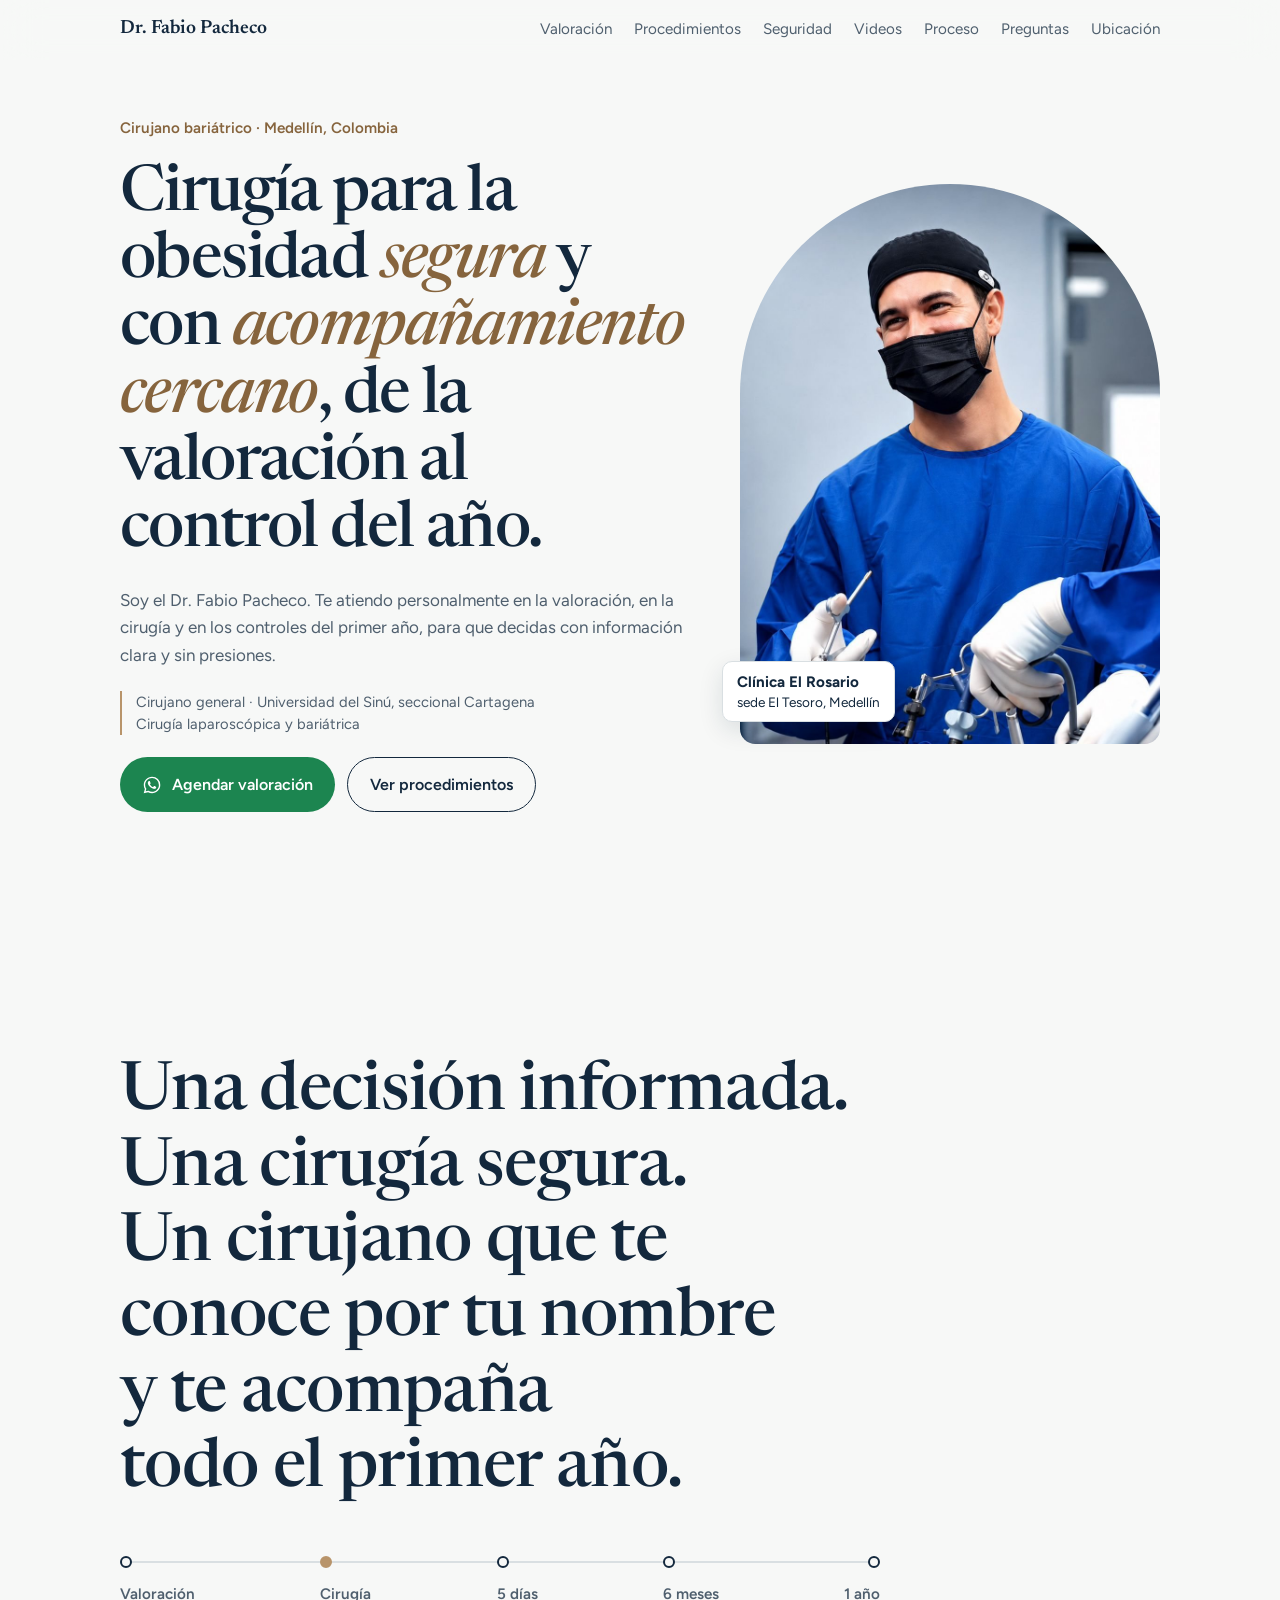
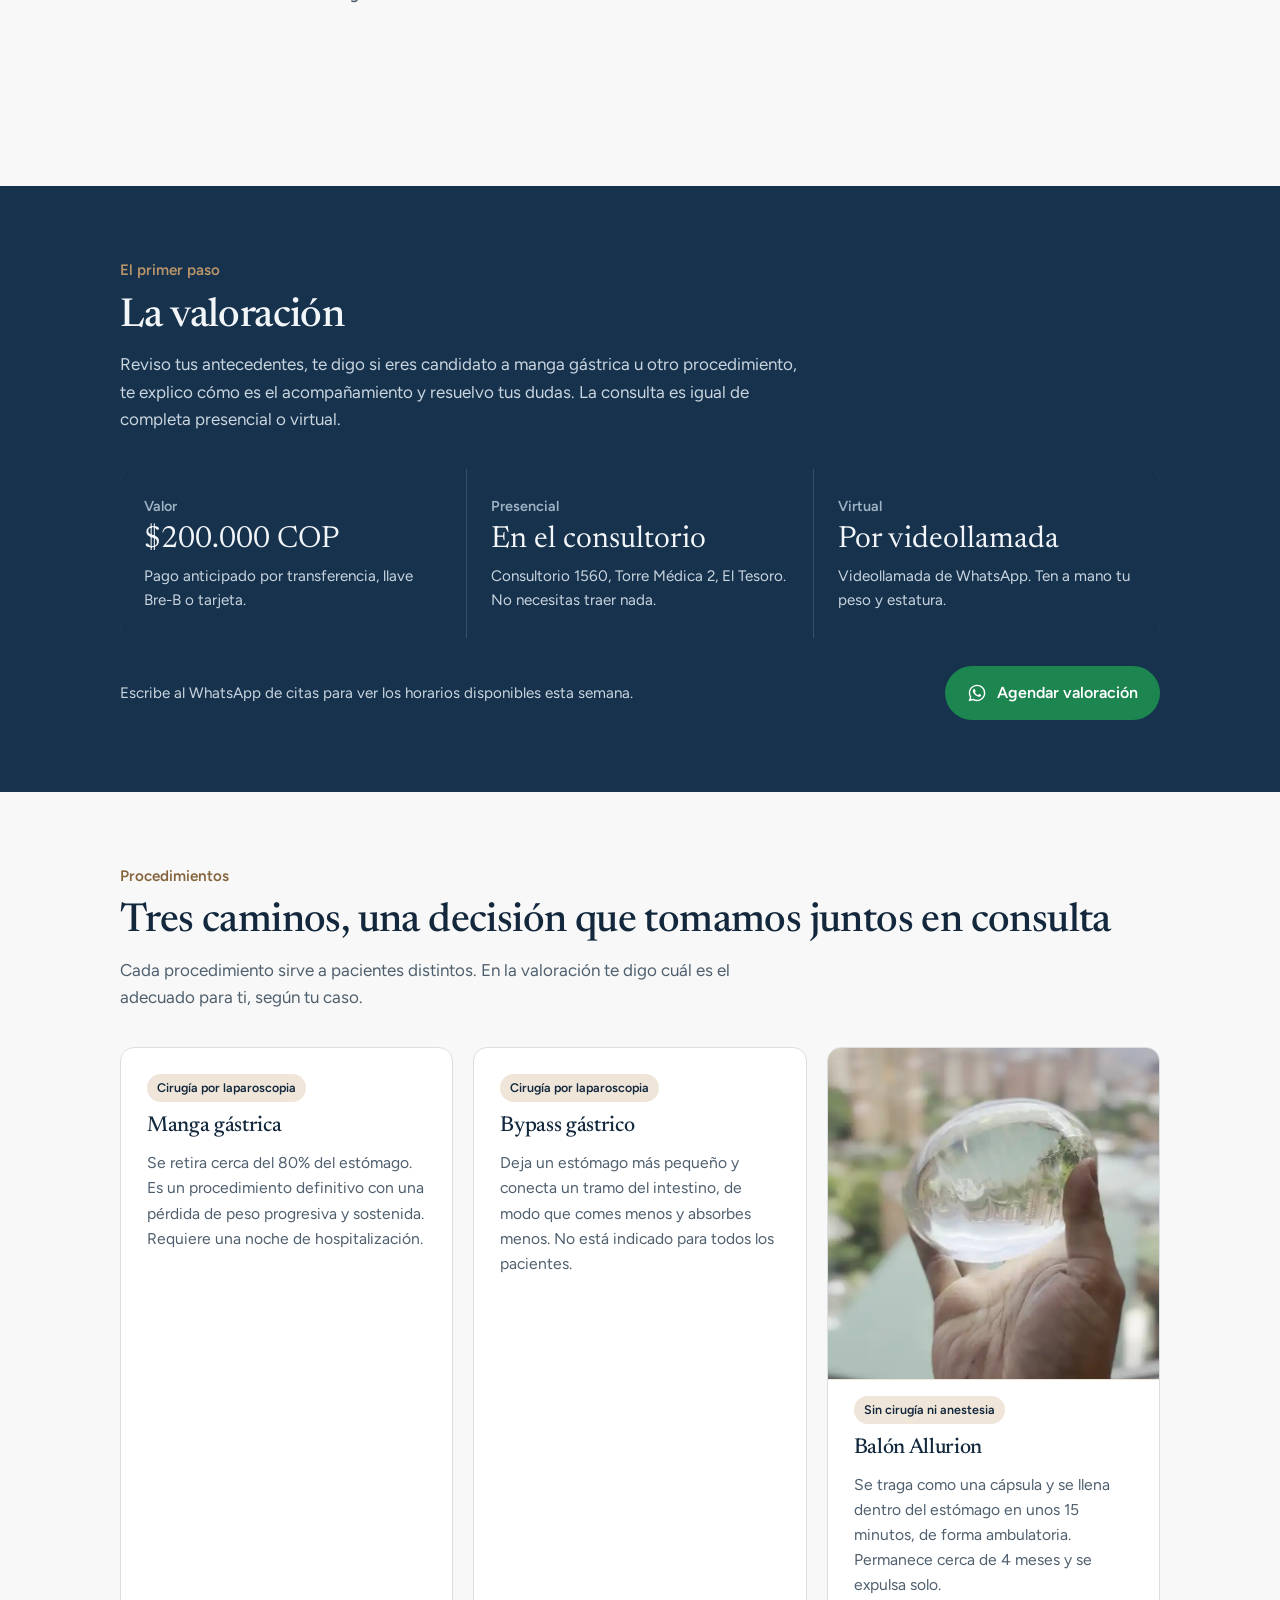
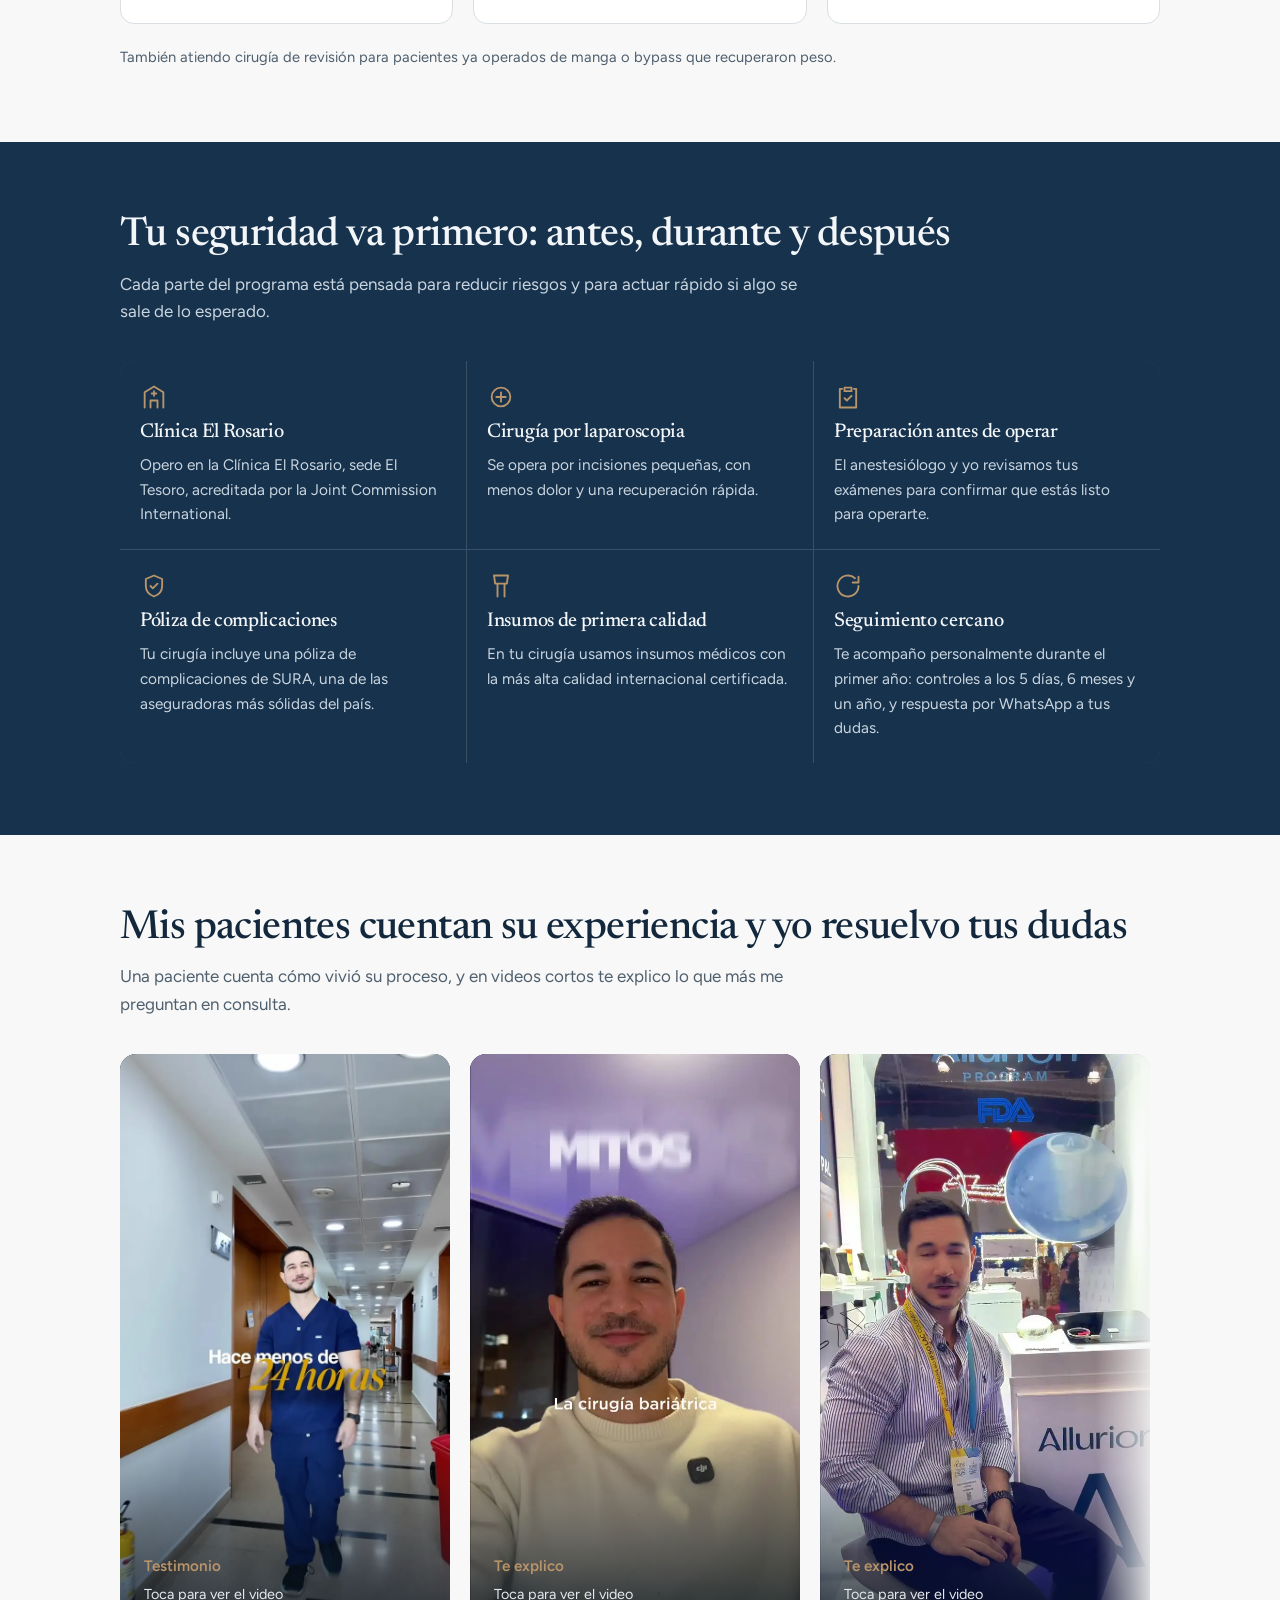
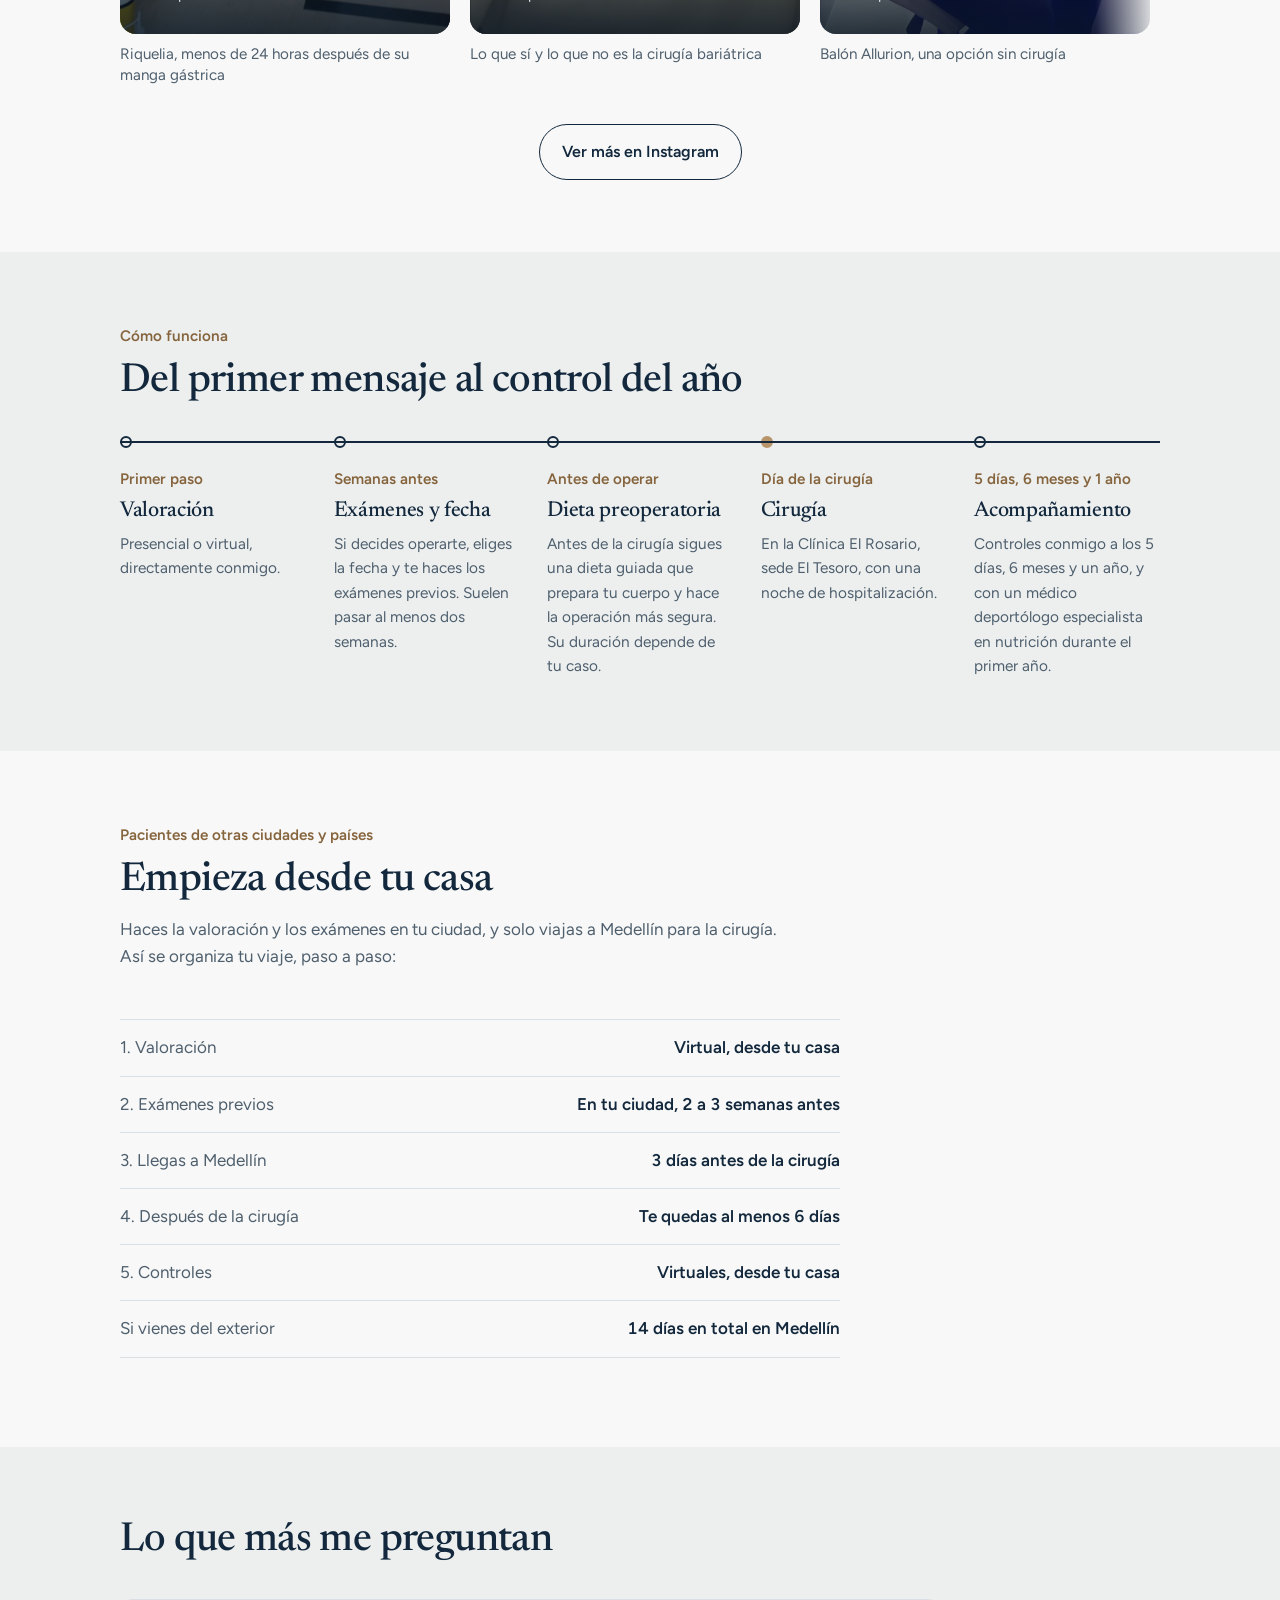
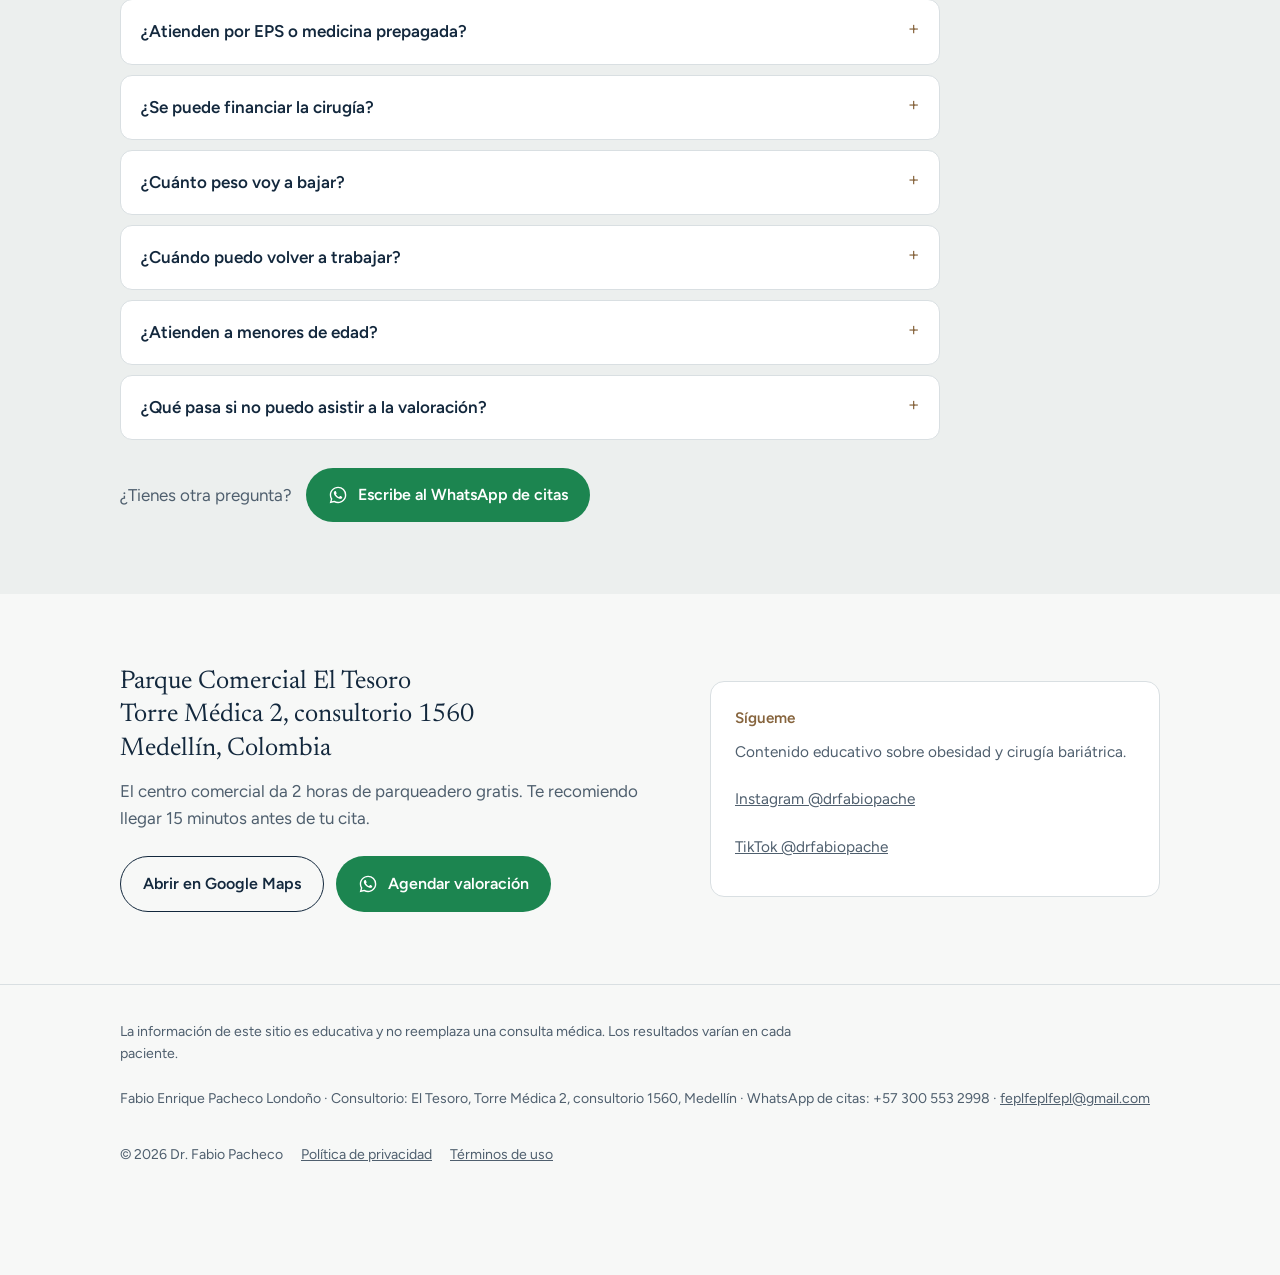
<file: index.html>
<!doctype html>
<html lang="es">
<head>
<meta charset="utf-8">
<meta name="viewport" content="width=device-width,initial-scale=1,viewport-fit=cover">
<meta name="theme-color" media="(prefers-color-scheme: light)" content="#f7f8f7">
<meta name="theme-color" media="(prefers-color-scheme: dark)" content="#0f1820">
<title>Dr. Fabio Pacheco · Cirugía Bariátrica</title>
<meta name="description" content="Dr. Fabio Pacheco, cirujano bariátrico en Medellín. Manga gástrica, bypass gástrico y balón Allurion. Agenda tu valoración presencial o virtual por WhatsApp.">
<meta property="og:type" content="website">
<meta property="og:locale" content="es_CO">
<meta property="og:url" content="https://drfabiopache.co/">
<meta property="og:title" content="Dr. Fabio Pacheco · Cirujano bariátrico en Medellín">
<meta property="og:description" content="Manga gástrica, bypass gástrico y balón Allurion. Agenda tu valoración presencial o virtual por WhatsApp.">
<meta property="og:image" content="https://drfabiopache.co/foto-dr.jpg">
<meta property="og:image:width" content="900">
<meta property="og:image:height" content="1200">
<meta property="og:image:alt" content="El Dr. Fabio Pacheco en quirófano durante una cirugía por laparoscopia">
<meta name="twitter:card" content="summary_large_image">
<script type="application/ld+json">{"@context": "https://schema.org", "@type": "Physician", "name": "Dr. Fabio Pacheco", "url": "https://drfabiopache.co/", "image": "https://drfabiopache.co/foto-dr.jpg", "medicalSpecialty": "Surgical", "description": "Cirujano bariátrico en Medellín: manga gástrica, bypass gástrico y balón Allurion.", "telephone": "+57 300 553 2998", "address": {"@type": "PostalAddress", "streetAddress": "Parque Comercial El Tesoro, Torre Médica 2, consultorio 1560", "addressLocality": "Medellín", "addressRegion": "Antioquia", "addressCountry": "CO"}, "areaServed": "Colombia", "sameAs": ["https://www.instagram.com/drfabiopache/", "https://www.tiktok.com/@drfabiopache"]}</script>
<link rel="preconnect" href="https://fonts.googleapis.com">
<link rel="preconnect" href="https://fonts.gstatic.com" crossorigin>
<link rel="stylesheet" href="https://fonts.googleapis.com/css2?family=Newsreader:opsz,wght@6..72,400;6..72,500;6..72,600&family=Figtree:wght@400;500;600;700&display=swap">
<link rel="icon" href="/icono.png">
<style>
/* Layout: una sola columna editorial; retrato y cifras de la valoración arriba, bandas de color alternas para cada tema */
:root{
  --bg:#f7f8f7; --surface:#ffffff; --band:#ecefee; --ink:#13283d; --muted:#4f5f6e;
  --navy:#17324d; --sand:#b8946a; --sand-ink:#86643d; --sand-soft:#efe5d8; --line:#d9dfe2; --wa:#1c8550; --on-navy:#f3f6f8;
  --display:"Newsreader",Georgia,"Times New Roman",serif;
  --ease-out:cubic-bezier(0.23,1,0.32,1);
  --body:"Figtree",system-ui,-apple-system,"Segoe UI",Roboto,sans-serif;
}
@media (prefers-color-scheme:dark){:root:not([data-theme="light"]){
  --bg:#0f1820; --surface:#16222d; --band:#121e28; --ink:#e7edf2; --muted:#a3b1bd;
  --navy:#1d3a57; --sand:#d2b48c; --sand-ink:#d2b48c; --sand-soft:#2a2620; --line:#263644; --wa:#1c8550; --on-navy:#f3f6f8; color-scheme:dark}}
:root[data-theme="dark"]{
  --bg:#0f1820; --surface:#16222d; --band:#121e28; --ink:#e7edf2; --muted:#a3b1bd;
  --navy:#1d3a57; --sand:#d2b48c; --sand-ink:#d2b48c; --sand-soft:#2a2620; --line:#263644; --wa:#1c8550; --on-navy:#f3f6f8; color-scheme:dark}
*{box-sizing:border-box}
html{scroll-behavior:smooth;scroll-padding-top:calc(72px + env(safe-area-inset-top,0px));-webkit-tap-highlight-color:transparent;-webkit-text-size-adjust:100%;text-size-adjust:100%}
.btn,.wa-float,.menu-btn,.faq summary{-webkit-user-select:none;user-select:none;-webkit-touch-callout:none}
@media (prefers-reduced-motion:reduce){html{scroll-behavior:auto}}
body{margin:0;background:var(--bg);color:var(--ink);font-family:var(--body);font-size:17px;line-height:1.6}
a{color:inherit}
a:focus-visible,button:focus-visible,summary:focus-visible{outline:3px solid var(--sand-ink);outline-offset:3px;border-radius:4px}
.val :focus-visible,.safe :focus-visible{outline-color:var(--sand)}
.sr-only{position:absolute;width:1px;height:1px;padding:0;margin:-1px;overflow:hidden;clip:rect(0,0,0,0);white-space:nowrap;border:0}
.wrap{max-width:1080px;margin:0 auto;padding-left:max(20px,env(safe-area-inset-left,0px));padding-right:max(20px,env(safe-area-inset-right,0px))}
h1,h2,h3{font-family:var(--display);font-weight:500;line-height:1.12;letter-spacing:-.015em;text-wrap:balance;margin:0;font-optical-sizing:auto}
h2{font-size:clamp(1.8rem,3.4vw,2.5rem)}
h3{font-size:1.35rem}
p{margin:0}
.eyebrow{font-size:.95rem;font-weight:600;letter-spacing:0;color:var(--sand-ink)}
.lead{color:var(--muted);max-width:62ch}
section{padding-block:72px}
.band{background:var(--band)}
.sec-head{display:grid;gap:12px;margin-bottom:36px}

/* encabezado */
body::before{content:"";position:fixed;inset:0 0 auto;height:env(safe-area-inset-top,0px);z-index:10;background:var(--bg)}
header{position:sticky;top:env(safe-area-inset-top,0px);z-index:9;background:color-mix(in srgb,var(--bg) 72%,transparent);-webkit-backdrop-filter:blur(20px) saturate(180%);backdrop-filter:blur(20px) saturate(180%);border-bottom:1px solid transparent;transition:border-color .2s ease,box-shadow .2s ease}
header.scrolled{border-bottom-color:color-mix(in srgb,var(--line) 70%,transparent);box-shadow:0 6px 18px rgba(19,40,61,.06)}
@media (prefers-reduced-transparency:reduce){header{background:var(--bg);-webkit-backdrop-filter:none;backdrop-filter:none}}
@media (prefers-contrast:more){header{background:var(--bg);border-bottom-color:var(--ink)}}
.nav{display:flex;align-items:center;justify-content:space-between;gap:16px;padding-block:14px}
.brand{font-family:var(--display);font-size:1.2rem;font-weight:600;text-decoration:none;white-space:nowrap}
.nav nav{display:flex;gap:22px;flex-wrap:wrap}
.nav nav a{text-decoration:none;font-size:.95rem;color:var(--muted)}
.nav nav a{transition:color .15s ease}
@media (hover:hover) and (pointer:fine){.nav nav a:hover{color:var(--ink)}}
.menu-btn{display:none;align-items:center;gap:8px;background:none;border:1.5px solid var(--line);color:var(--ink);font:600 .95rem var(--body);padding:10px 14px;border-radius:999px;cursor:pointer;min-height:44px;transition:transform .16s var(--ease-out);-webkit-tap-highlight-color:transparent}
.menu-btn .bars{display:grid;gap:4px}.menu-btn .bars span{display:block;width:18px;height:2px;background:currentColor;border-radius:2px;transition:transform .2s var(--ease-out),opacity .15s ease}
.menu-btn[aria-expanded="true"] .bars span:nth-child(1){transform:translateY(6px) rotate(45deg)}.menu-btn[aria-expanded="true"] .bars span:nth-child(2){opacity:0}.menu-btn[aria-expanded="true"] .bars span:nth-child(3){transform:translateY(-6px) rotate(-45deg)}
.ifr-js .reel iframe{opacity:0;transition:opacity .25s ease}.ifr-js .reel iframe.loaded{opacity:1}
@media (max-width:760px){
  .menu-btn{display:inline-flex}
  .nav{position:relative}
  .nav nav{display:flex;opacity:0;visibility:hidden;pointer-events:none;transform:translateY(-6px) scale(.98);transform-origin:top right;transition:opacity .15s ease,transform .15s var(--ease-out),visibility 0s linear .15s;position:absolute;top:100%;left:0;right:0;flex-direction:column;gap:0;background:var(--bg);border-bottom:1px solid var(--line);padding:8px max(20px,env(safe-area-inset-right,0px)) 16px max(20px,env(safe-area-inset-left,0px));box-shadow:0 12px 24px rgba(19,40,61,.08)}
  .nav nav.open{opacity:1;visibility:visible;pointer-events:auto;transform:none;transition:opacity .18s ease,transform .24s var(--ease-out),visibility 0s}
  .nav nav a{padding-block:14px;font-size:1.05rem;color:var(--ink);border-bottom:1px solid var(--line)}
  .nav nav a:last-child{border-bottom:0}
}

.btn{display:inline-flex;align-items:center;gap:10px;padding:14px 22px;border-radius:999px;font-weight:600;text-decoration:none;font-size:1rem;transition:transform .16s var(--ease-out),box-shadow .2s ease;-webkit-tap-highlight-color:transparent}
@media (hover:hover) and (pointer:fine){.btn:hover{transform:translateY(-1px)}.btn-wa:hover{box-shadow:0 8px 20px color-mix(in srgb,var(--wa) 35%,transparent)}}
.btn,.wa-float,.menu-btn,.faq summary{touch-action:manipulation}
.btn:active,.wa-float:active,.menu-btn:active{transform:scale(.97);transition-duration:.1s}
@media (hover:hover) and (pointer:fine){.wa-ready .wa-float.show:hover{box-shadow:0 14px 32px rgba(0,0,0,.28)}}
.btn-wa{background:var(--wa);color:#fff}
.btn-line{border:1.5px solid var(--ink);color:var(--ink)}
.btn svg{width:20px;height:20px;flex:none}

/* portada */
.hero{padding-block:56px 64px}
.hero-grid{display:grid;grid-template-columns:1.15fr .85fr;gap:48px;align-items:center}
.hero h1{font-size:clamp(2.4rem,5.6vw,4rem);font-weight:500;line-height:1.05;letter-spacing:-.025em}
.hero h1 em{font-style:italic;color:var(--sand-ink)}
.hero-copy{display:grid;gap:22px;min-width:0}
.hero-ctas{display:flex;gap:12px;flex-wrap:wrap}
.creds{font-size:.92rem;color:var(--muted);border-left:2px solid var(--sand);padding-left:14px;line-height:1.5}
.portrait{position:relative;margin:0;max-width:420px;justify-self:end;width:100%}
.portrait img{display:block;width:100%;max-width:100%;height:auto;aspect-ratio:3/4;object-fit:cover;object-position:50% 30%;border-radius:220px 220px 16px 16px}
.portrait figcaption{position:absolute;left:-18px;bottom:22px;background:var(--surface);border:1px solid var(--line);padding:10px 14px;border-radius:10px;font-size:.85rem;line-height:1.35;box-shadow:0 8px 24px rgba(19,40,61,.12)}
.portrait figcaption b{display:block;font-size:.95rem}
@media (max-width:820px){.hero-grid{grid-template-columns:1fr;gap:32px}.portrait{justify-self:center;max-width:300px}.portrait img{aspect-ratio:4/5}.portrait figcaption{left:12px}.hero h1{font-size:2.1rem}.hero{padding-block:36px 48px}}

/* valoración */
.val{background:var(--navy);color:var(--on-navy)}
.val .eyebrow{color:var(--sand)}
.val .lead{color:#c9d5df}
.val-grid{display:grid;grid-template-columns:repeat(3,1fr);gap:1px;background:rgba(255,255,255,.14);border-radius:14px;overflow:hidden;margin-top:8px}
.val-cell{background:var(--navy);padding:26px 24px;display:grid;gap:6px;align-content:start;min-width:0}
.val-cell .k{font-size:.9rem;font-weight:600;color:#9fb3c4}
.val-cell .v{font-family:var(--display);font-size:1.9rem;line-height:1.1;font-variant-numeric:tabular-nums}
.val-cell p{color:#c9d5df;font-size:.95rem}
.val-foot{display:flex;flex-wrap:wrap;gap:16px 28px;align-items:center;justify-content:space-between;margin-top:28px}
.val-foot p{color:#c9d5df;font-size:.95rem;max-width:60ch}
@media (max-width:820px){.val-grid{grid-template-columns:1fr}}

/* procedimientos */
.proc{display:grid;grid-template-columns:repeat(3,1fr);gap:20px}
.proc article{background:var(--surface);border:1px solid var(--line);border-radius:14px;padding:26px;display:grid;gap:12px;align-content:start;min-width:0}
.proc .tag{justify-self:start;font-size:.78rem;font-weight:600;padding:4px 10px;border-radius:999px;background:var(--sand-soft);color:var(--ink)}
.proc p{color:var(--muted);font-size:.98rem}
.proc-media{margin:-26px -26px 4px;aspect-ratio:1/1;overflow:hidden;border-radius:13px 13px 0 0;background:var(--sand-soft)}
.proc-media video{width:100%;height:100%;object-fit:cover;object-position:50% 62%;display:block}
.note{margin-top:22px;font-size:.92rem;color:var(--muted)}
@media (max-width:900px){.proc{grid-template-columns:1fr}}

/* proceso */
.steps{list-style:none;margin:0;padding:0;display:grid;grid-template-columns:repeat(5,1fr);gap:28px;counter-reset:s}
.steps li{counter-increment:s;display:grid;gap:8px;align-content:start;border-top:2px solid var(--ink);padding-top:16px;min-width:0}
.steps li{padding-top:26px}.steps .when{position:relative;font-size:.95rem;font-weight:600;color:var(--sand-ink)}.steps .when::before{content:"";position:absolute;left:0;top:-31px;width:12px;height:12px;border-radius:50%;background:var(--band);border:2px solid var(--ink);box-sizing:border-box}.steps .key .when::before{background:var(--sand);border-color:var(--sand)}
.steps p{color:var(--muted);font-size:.96rem}
@media (max-width:900px){.steps{grid-template-columns:1fr 1fr}}
@media (max-width:520px){.steps{grid-template-columns:1fr}}
.steps li:last-child{--ext:0px}@media (max-width:900px){.steps li{--ext:0px}}

@media (max-width:820px){.proc p,.safe-item p,.val-cell p,.val-foot p,.steps p,.reel figcaption,.place-card p,.faq details p,.note,.creds{font-size:1rem}}

/* viajeros */
.travel{display:grid;grid-template-columns:1fr;gap:32px;align-items:start}.travel .facts{max-width:720px}
.facts{display:grid;gap:0;border-top:1px solid var(--line)}
.facts div{display:flex;justify-content:space-between;gap:16px;padding-block:14px;border-bottom:1px solid var(--line)}
.facts dt{color:var(--muted)}
.facts dd{margin:0;font-weight:600;text-align:right;font-variant-numeric:tabular-nums}
.travel ul{margin:0;padding-left:20px;color:var(--muted);display:grid;gap:8px}
@media (max-width:820px){.travel{grid-template-columns:1fr}}

/* preguntas */
.faq{display:grid;gap:10px;max-width:820px}
.faq details{background:var(--surface);border:1px solid var(--line);border-radius:12px;padding:0 20px;interpolate-size:allow-keywords}
.faq details::details-content{block-size:0;overflow:hidden;opacity:0;transition:block-size .28s var(--ease-out),opacity .2s ease,content-visibility .28s allow-discrete}
.faq details[open]::details-content{block-size:auto;opacity:1}
.faq summary{-webkit-tap-highlight-color:transparent}
@media (prefers-reduced-motion:reduce){.faq details::details-content{transition:opacity .2s ease}}
.faq summary{cursor:pointer;list-style:none;padding-block:18px;font-weight:600;display:flex;justify-content:space-between;gap:16px}
.faq summary::-webkit-details-marker{display:none}
.faq summary::after{content:"+";font-family:var(--display);font-size:1.4rem;line-height:1;color:var(--sand-ink)}
.faq details[open] summary::after{content:"–"}
.faq details p{padding-bottom:18px;color:var(--muted);max-width:68ch}
.faq-more{margin-top:28px;display:flex;flex-wrap:wrap;align-items:center;gap:14px;color:var(--muted)}

/* ubicación */
.place{display:grid;grid-template-columns:1.1fr .9fr;gap:40px;align-items:center}
.place address{font-style:normal;font-family:var(--display);font-size:1.6rem;line-height:1.3}
.place .lead{margin-top:12px}
.place-actions{display:flex;flex-wrap:wrap;gap:12px;margin-top:24px}
.place-card{background:var(--surface);border:1px solid var(--line);border-radius:14px;padding:24px;display:grid;gap:10px}
.place-card p{color:var(--muted);font-size:.96rem}
.place-card p.eyebrow{color:var(--sand-ink);font-size:.95rem}
@media (max-width:820px){.place{grid-template-columns:1fr}}

footer{border-top:1px solid var(--line);padding-block:36px 96px;font-size:.88rem;color:var(--muted)}
footer .wrap{display:grid;gap:10px}
footer .legal-links{display:flex;flex-wrap:wrap;align-items:center;gap:0 18px}@media (max-width:520px){footer .copy{flex-basis:100%}}
footer a,.place-card a{display:inline-block;padding-block:12px}
.skip{position:absolute;left:12px;top:-60px;z-index:50;background:var(--navy);color:#fff;padding:12px 16px;border-radius:8px;text-decoration:none;font-weight:600}.skip:focus{top:12px}main:focus{outline:0}
footer .disclaimer{max-width:80ch}

/* movimiento al hacer scroll */
.statement{background:var(--bg);padding-block:clamp(96px,16vw,180px)}
.statement p{font-family:var(--display);font-weight:500;font-size:clamp(2rem,5.4vw,4.2rem);line-height:1.12;letter-spacing:-.01em;text-wrap:balance;max-width:18ch}
.statement .accent{color:inherit;font-style:normal}
.js .statement .rv{transform:translateY(24px);transition-duration:.6s}.js .statement .rv.in{transform:none}
.yr{list-style:none;margin:48px 0 0;padding:0;display:flex;justify-content:space-between;max-width:760px;position:relative;font-size:.95rem;font-weight:600;color:var(--muted)}.yr::before{content:"";position:absolute;left:6px;right:6px;top:5px;height:2px;background:var(--line)}.yr li{position:relative;padding-top:26px}.yr li::before{content:"";position:absolute;left:0;top:0;width:12px;height:12px;border-radius:50%;background:var(--bg);border:2px solid var(--ink);box-sizing:border-box}.yr li:nth-child(2)::before{background:var(--sand);border-color:var(--sand)}.yr li:last-child{text-align:right}.yr li:last-child::before{left:auto;right:0}@media (max-width:520px){.yr{font-size:.85rem}}
.js .rv{opacity:0;transform:translateY(16px);transition:opacity .5s var(--ease-out),transform .5s var(--ease-out);transition-delay:var(--d,0s)}
.js .rv.in{opacity:1;transform:none}
.portrait img{will-change:transform;transform-origin:50% 60%}
@keyframes rise{from{opacity:0;transform:translateY(12px)}to{opacity:1;transform:none}}
.js .hero-copy>*{animation:rise .5s var(--ease-out) both}
.js .hero-copy>*:nth-child(2){animation-delay:.06s}.js .hero-copy>*:nth-child(3){animation-delay:.12s}.js .hero-copy>*:nth-child(4){animation-delay:.18s}.js .hero-copy>*:nth-child(5){animation-delay:.24s}
.js .portrait{animation:rise .6s .1s var(--ease-out) both}
.steps li{border-top:0;position:relative}
.steps li::after{content:"";position:absolute;top:0;left:0;right:var(--ext,-28px);height:2px;background:var(--ink);transform-origin:left;transform:scaleX(1);transition:transform .6s var(--ease-out);transition-delay:calc(var(--d,0s) + .1s)}
.js .steps li.rv:not(.in)::after{transform:scaleX(0)}
@media (prefers-reduced-motion:reduce){

  .js .rv{opacity:1;transform:none;transition:none}
  .js .hero-copy>*,.js .portrait{animation:none}
  .steps li::after{transition:none}.js .steps li.rv:not(.in)::after{transform:none}
}
.safe{background:var(--navy);color:var(--on-navy)}
.safe .eyebrow{color:var(--sand)}
.safe .lead{color:#c9d5df}
.safe-grid{display:grid;grid-template-columns:repeat(3,1fr);gap:1px;background:rgba(255,255,255,.14);border-radius:14px;overflow:hidden}
.safe-item{background:var(--navy);padding:22px 20px;display:grid;gap:10px;align-content:start;min-width:0}
.safe-item svg{width:28px;height:28px;color:var(--sand)}
.safe-item h3{font-size:1.25rem}
.safe-item p{color:#c9d5df;font-size:.96rem}
@media (max-width:900px){.safe-grid{grid-template-columns:1fr 1fr}}
@media (max-width:560px){.safe-grid{grid-template-columns:1fr}}
.wa-float{position:fixed;right:calc(18px + env(safe-area-inset-right,0px));bottom:calc(18px + env(safe-area-inset-bottom,0px));z-index:20;width:58px;height:58px;border-radius:50%;background:var(--wa);color:#fff;display:grid;place-items:center;box-shadow:0 10px 28px rgba(0,0,0,.25)}
.wa-float svg{width:30px;height:30px}
.reels{display:grid;grid-auto-flow:column;grid-auto-columns:min(330px,82vw);gap:20px;overflow-x:auto;scroll-snap-type:x mandatory;overscroll-behavior-x:contain;padding-bottom:10px;-webkit-overflow-scrolling:touch}
.reel{scroll-snap-align:start}
.reel{margin:0;display:flex;flex-direction:column;gap:10px}
.reel iframe{width:100%;min-width:0;height:580px;border:1px solid var(--line,rgba(0,0,0,.1));border-radius:16px;background:var(--surface,#fff);display:block}
.reel figcaption{font-size:.95rem;color:var(--muted,inherit);line-height:1.4}.reel-play{all:unset;box-sizing:border-box;cursor:pointer;height:580px;border-radius:16px;padding:28px 24px;position:relative;overflow:hidden;display:flex;flex-direction:column;justify-content:flex-end;gap:4px;color:#fff;background:radial-gradient(120% 70% at 100% 0%,rgba(184,148,106,.35),transparent 60%),var(--navy);transition:transform .16s var(--ease-out);touch-action:manipulation;-webkit-tap-highlight-color:transparent}.reel-play:active{transform:scale(.98)}.reel-play:focus-visible{outline:3px solid var(--sand-ink);outline-offset:3px}.rp-img{position:absolute;inset:0;width:100%;height:100%;object-fit:cover}.reel-play::after{content:"";position:absolute;inset:0;background:linear-gradient(to top,rgba(10,22,34,.85),rgba(10,22,34,0) 38%)}.rp-k,.rp-s{position:relative;z-index:1}.rp-k{font-size:.95rem;font-weight:600;color:var(--sand)}.rp-s{font-size:.9rem;color:#e3e9ee}@media (max-width:520px){.reel-play,.reel iframe{height:520px}}
.reels-more{margin-top:28px;text-align:center}
@media (hover:hover) and (pointer:fine){.rp-img{transition:transform .3s var(--ease-out)}.reel-play:hover .rp-img{transform:scale(1.03)}}
@media (prefers-reduced-motion:reduce){.rp-img{transition:none}.reel-play:hover .rp-img{transform:none}}
.wa-float{transition:transform .16s var(--ease-out);-webkit-tap-highlight-color:transparent;width:auto;height:54px;padding:0 20px 0 16px;border-radius:999px;display:flex;align-items:center;gap:8px;font-weight:600;font-size:1rem;text-decoration:none}
.wa-float svg{width:26px;height:26px}
.wa-ready .wa-float{transition:transform .2s var(--ease-out),opacity .2s var(--ease-out),box-shadow .2s ease}
.wa-ready .wa-float:not(.show){transform:translateY(calc(100% + 28px));opacity:0;pointer-events:none;visibility:hidden;transition:transform .2s var(--ease-out),opacity .2s var(--ease-out),visibility 0s linear .2s}
.wa-ready .wa-float.show:active{transform:scale(.97);transition-duration:.1s}
@media (min-width:761px){.nav nav a{position:relative}.nav nav a::after{content:"";position:absolute;left:0;right:0;bottom:-6px;height:2px;border-radius:2px;background:var(--sand);transform:scaleX(0);transition:transform .2s var(--ease-out)}.nav nav a.current{color:var(--ink)}.nav nav a.current::after{transform:scaleX(1)}}
.reels.has-more{-webkit-mask-image:linear-gradient(to right,#000 calc(100% - 64px),transparent);mask-image:linear-gradient(to right,#000 calc(100% - 64px),transparent)}
.faq summary::after{content:"+";display:inline-block;transition:transform .2s var(--ease-out)}
.faq details[open] summary::after{content:"+";transform:rotate(45deg)}
@media (prefers-reduced-motion:reduce){
  .nav nav,.nav nav.open{transform:none}
  .wa-ready .wa-float:not(.show){transform:none}
  .nav nav a::after,.faq summary::after{transition:none}
}
</style>
</head>
<body>
<a class="skip" href="#inicio">Saltar al contenido</a>


<svg width="0" height="0" style="position:absolute" aria-hidden="true">
  <symbol id="wa" viewBox="0 0 24 24"><path fill="currentColor" d="M12.04 2C6.58 2 2.13 6.45 2.13 11.91c0 1.75.46 3.45 1.32 4.95L2.05 22l5.25-1.38a9.9 9.9 0 0 0 4.74 1.21h.01c5.46 0 9.9-4.45 9.9-9.91A9.86 9.86 0 0 0 12.04 2Zm0 18.15h-.01a8.2 8.2 0 0 1-4.19-1.15l-.3-.18-3.12.82.83-3.04-.2-.31a8.21 8.21 0 0 1-1.26-4.38c0-4.54 3.7-8.23 8.25-8.23a8.2 8.2 0 0 1 8.23 8.24c0 4.54-3.7 8.23-8.23 8.23Zm4.52-6.16c-.25-.12-1.47-.72-1.69-.81-.23-.08-.39-.12-.56.13-.16.25-.64.81-.79.97-.14.17-.29.19-.54.06-.25-.12-1.05-.39-1.99-1.23-.74-.66-1.23-1.47-1.38-1.72-.14-.25-.01-.38.11-.51.11-.11.25-.29.37-.43.13-.15.17-.25.25-.42.08-.17.04-.31-.02-.43-.06-.12-.56-1.34-.76-1.84-.2-.48-.41-.42-.56-.43h-.48a.92.92 0 0 0-.66.31c-.23.25-.87.85-.87 2.07 0 1.22.89 2.4 1.01 2.56.12.17 1.75 2.67 4.23 3.74.59.26 1.05.41 1.41.52.59.19 1.13.16 1.56.1.48-.07 1.47-.6 1.67-1.18.21-.58.21-1.07.15-1.18-.06-.1-.23-.17-.48-.29Z"/></symbol>
</svg>

<header>
  <div class="wrap nav">
    <a class="brand" href="#inicio" translate="no">Dr. Fabio Pacheco</a>
    <button class="menu-btn" id="menu-btn" type="button" aria-expanded="false" aria-controls="menu"><span class="bars" aria-hidden="true"><span></span><span></span><span></span></span>Menú</button>
    <nav aria-label="Secciones" id="menu">
      <a href="#valoracion">Valoración</a>
      <a href="#procedimientos">Procedimientos</a>
      <a href="#seguridad">Seguridad</a>
      <a href="#videos">Videos</a>
      <a href="#proceso">Proceso</a>
      <a href="#preguntas">Preguntas</a>
      <a href="#ubicacion">Ubicación</a>
    </nav>
  </div>
</header>

<main id="inicio" tabindex="-1">
  <section class="hero">
    <div class="wrap hero-grid">
      <div class="hero-copy">
        <p class="eyebrow">Cirujano bariátrico · Medellín, Colombia</p>
        <h1>Cirugía para la obesidad <em>segura</em> y con <em>acompañamiento cercano</em>, de la valoración al control del año.</h1>
        <p class="lead">Soy el Dr. Fabio Pacheco. Te atiendo personalmente en la valoración, en la cirugía y en los controles del primer año, para que decidas con información clara y sin presiones.</p>
        <p class="creds">Cirujano general · Universidad del Sinú, seccional Cartagena<br>Cirugía laparoscópica y bariátrica</p>
        <div class="hero-ctas">
          <a class="btn btn-wa" href="https://wa.me/573005532998?text=Hola%2C%20quiero%20agendar%20una%20valoraci%C3%B3n" target="_blank" rel="noopener"><svg aria-hidden="true"><use href="#wa"/></svg>Agendar valoración<span class="sr-only"> (se abre en WhatsApp)</span></a>
          <a class="btn btn-line" href="#procedimientos">Ver procedimientos</a>
        </div>
      </div>
      <figure class="portrait">
        <img src="foto-dr.jpg?v=2" fetchpriority="high" alt="El Dr. Fabio Pacheco en quirófano durante una cirugía por laparoscopia" width="900" height="1200">
        <figcaption><b>Clínica El Rosario</b>sede El Tesoro, Medellín</figcaption>
      </figure>
    </div>
  </section>

  <section class="statement" aria-label="Mi forma de trabajar">
    <div class="statement-inner">
      <div class="wrap">
        <p id="statement-text">Una decisión informada. <span class="accent">Una cirugía segura.</span> Un cirujano que te conoce por tu nombre y te acompaña todo el primer año.</p>
        <ol class="yr" aria-label="Tu año de acompañamiento"><li>Valoración</li><li>Cirugía</li><li>5 días</li><li>6 meses</li><li>1 año</li></ol>
      </div>
    </div>
  </section>

  <section class="val" id="valoracion">
    <div class="wrap">
      <div class="sec-head">
        <p class="eyebrow">El primer paso</p>
        <h2>La valoración</h2>
        <p class="lead">Reviso tus antecedentes, te digo si eres candidato a manga gástrica u otro procedimiento, te explico cómo es el acompañamiento y resuelvo tus dudas. La consulta es igual de completa presencial o virtual.</p>
      </div>
      <div class="val-grid">
        <div class="val-cell"><span class="k">Valor</span><span class="v">$200.000&nbsp;COP</span><p>Pago anticipado por transferencia, llave <span translate="no">Bre-B</span> o tarjeta.</p></div>
        <div class="val-cell"><span class="k">Presencial</span><span class="v">En el consultorio</span><p>Consultorio 1560, Torre Médica&nbsp;2, El Tesoro. No necesitas traer nada.</p></div>
        <div class="val-cell"><span class="k">Virtual</span><span class="v">Por videollamada</span><p>Videollamada de WhatsApp. Ten a mano tu peso y estatura.</p></div>
      </div>
      <div class="val-foot">
        <p>Escribe al WhatsApp de citas para ver los horarios disponibles esta semana.</p>
        <a class="btn btn-wa" href="https://wa.me/573005532998?text=Hola%2C%20quiero%20agendar%20una%20valoraci%C3%B3n" target="_blank" rel="noopener"><svg aria-hidden="true"><use href="#wa"/></svg>Agendar valoración<span class="sr-only"> (se abre en WhatsApp)</span></a>
      </div>
    </div>
  </section>

  <section id="procedimientos">
    <div class="wrap">
      <div class="sec-head">
        <p class="eyebrow">Procedimientos</p>
        <h2>Tres caminos, una decisión que tomamos juntos en consulta</h2>
        <p class="lead">Cada procedimiento sirve a pacientes distintos. En la valoración te digo cuál es el adecuado para ti, según tu caso.</p>
      </div>
      <div class="proc">
        <article>
          <span class="tag">Cirugía por laparoscopia</span>
          <h3>Manga gástrica</h3>
          <p>Se retira cerca del 80% del estómago. Es un procedimiento definitivo con una pérdida de peso progresiva y sostenida. Requiere una noche de hospitalización.</p>
        </article>
        <article>
          <span class="tag">Cirugía por laparoscopia</span>
          <h3>Bypass gástrico</h3>
          <p>Deja un estómago más pequeño y conecta un tramo del intestino, de modo que comes menos y absorbes menos. No está indicado para todos los pacientes.</p>
        </article>
        <article>
          <div class="proc-media"><video src="media/balon.mp4" poster="media/balon.webp" autoplay muted loop playsinline preload="metadata" aria-label="El balón Allurion lleno, en mi mano"></video></div>
          <span class="tag">Sin cirugía ni anestesia</span>
          <h3>Balón <span translate="no">Allurion</span></h3>
          <p>Se traga como una cápsula y se llena dentro del estómago en unos 15 minutos, de forma ambulatoria. Permanece cerca de 4 meses y se expulsa solo.</p>
        </article>
      </div>
      <p class="note">También atiendo cirugía de revisión para pacientes ya operados de manga o bypass que recuperaron peso.</p>
    </div>
  </section>

  <section class="safe" id="seguridad">
    <div class="wrap">
      <div class="sec-head">
        <h2>Tu seguridad va primero: antes, durante y después</h2>
        <p class="lead">Cada parte del programa está pensada para reducir riesgos y para actuar rápido si algo se sale de lo esperado.</p>
      </div>
      <div class="safe-grid">
        <div class="safe-item"><svg viewBox="0 0 24 24" fill="none" stroke="currentColor" stroke-width="1.6" stroke-linecap="round" stroke-linejoin="round" aria-hidden="true"><path d="M4 21V8l8-5 8 5v13"/><path d="M9 21v-6h6v6"/><path d="M12 7v4M10 9h4"/></svg><h3>Clínica El Rosario</h3><p>Opero en la Clínica El Rosario, sede El Tesoro, acreditada por la Joint Commission International.</p></div>
        <div class="safe-item"><svg viewBox="0 0 24 24" fill="none" stroke="currentColor" stroke-width="1.6" stroke-linecap="round" stroke-linejoin="round" aria-hidden="true"><circle cx="12" cy="12" r="8"/><path d="M12 8v8M8 12h8"/></svg><h3>Cirugía por laparoscopia</h3><p>Se opera por incisiones pequeñas, con menos dolor y una recuperación rápida.</p></div>
        <div class="safe-item"><svg viewBox="0 0 24 24" fill="none" stroke="currentColor" stroke-width="1.6" stroke-linecap="round" stroke-linejoin="round" aria-hidden="true"><path d="M9 4h6v3H9z"/><path d="M7 5H5v16h14V5h-2"/><path d="M9 13l2 2 4-4"/></svg><h3>Preparación antes de operar</h3><p>El anestesiólogo y yo revisamos tus exámenes para confirmar que estás listo para operarte.</p></div>
        <div class="safe-item"><svg viewBox="0 0 24 24" fill="none" stroke="currentColor" stroke-width="1.6" stroke-linecap="round" stroke-linejoin="round" aria-hidden="true"><path d="M12 3l7 3v6c0 4.5-3 7.5-7 9-4-1.5-7-4.5-7-9V6z"/><path d="M9 12l2 2 4-4"/></svg><h3>Póliza de complicaciones</h3><p>Tu cirugía incluye una póliza de complicaciones de SURA, una de las aseguradoras más sólidas del país.</p></div>
        <div class="safe-item"><svg viewBox="0 0 24 24" fill="none" stroke="currentColor" stroke-width="1.6" stroke-linecap="round" stroke-linejoin="round" aria-hidden="true"><path d="M6 3h12l-1 7H7z"/><path d="M9 10v11M15 10v11"/></svg><h3>Insumos de primera calidad</h3><p>En tu cirugía usamos insumos médicos con la más alta calidad internacional certificada.</p></div>
        <div class="safe-item"><svg viewBox="0 0 24 24" fill="none" stroke="currentColor" stroke-width="1.6" stroke-linecap="round" stroke-linejoin="round" aria-hidden="true"><path d="M21 12a9 9 0 1 1-3-6.7"/><path d="M21 4v5h-5"/></svg><h3>Seguimiento cercano</h3><p>Te acompaño personalmente durante el primer año: controles a los 5 días, 6 meses y un año, y respuesta por WhatsApp a tus dudas.</p></div>
      </div>
    </div>
  </section>

  <section id="videos">
    <div class="wrap">
      <div class="sec-head">
        <h2>Mis pacientes cuentan su experiencia y yo resuelvo tus dudas</h2>
        <p class="lead">Una paciente cuenta cómo vivió su proceso, y en videos cortos te explico lo que más me preguntan en consulta.</p>
      </div>
      <div class="reels">
        <figure class="reel"><button class="reel-play" type="button" data-src="https://www.instagram.com/reel/DdJy0R-RtQz/embed/" aria-label="Testimonio: Riquelia, menos de 24 horas después de su manga gástrica. Toca para ver el video"><img class="rp-img" src="reels/DdJy0R-RtQz.webp" alt="" width="300" height="533" loading="lazy"><span class="rp-k">Testimonio</span><span class="rp-s">Toca para ver el video</span></button><figcaption>Riquelia, menos de 24 horas después de su manga gástrica</figcaption></figure>
        <figure class="reel"><button class="reel-play" type="button" data-src="https://www.instagram.com/reel/DYPxClBxmNX/embed/" aria-label="Te explico: Lo que sí y lo que no es la cirugía bariátrica. Toca para ver el video"><img class="rp-img" src="reels/DYPxClBxmNX.webp" alt="" width="300" height="533" loading="lazy"><span class="rp-k">Te explico</span><span class="rp-s">Toca para ver el video</span></button><figcaption>Lo que sí y lo que no es la cirugía bariátrica</figcaption></figure>
        <figure class="reel"><button class="reel-play" type="button" data-src="https://www.instagram.com/reel/DZZEenisf6p/embed/" aria-label="Te explico: Balón Allurion, una opción sin cirugía. Toca para ver el video"><img class="rp-img" src="reels/DZZEenisf6p.webp" alt="" width="300" height="533" loading="lazy"><span class="rp-k">Te explico</span><span class="rp-s">Toca para ver el video</span></button><figcaption>Balón Allurion, una opción sin cirugía</figcaption></figure>
        <figure class="reel"><button class="reel-play" type="button" data-src="https://www.instagram.com/reel/DYGCgLQMh1S/embed/" aria-label="Te explico: Señales de la obesidad que solemos normalizar. Toca para ver el video"><img class="rp-img" src="reels/DYGCgLQMh1S.webp" alt="" width="300" height="533" loading="lazy"><span class="rp-k">Te explico</span><span class="rp-s">Toca para ver el video</span></button><figcaption>Señales de la obesidad que solemos normalizar</figcaption></figure>
      </div>
      <p class="reels-more"><a class="btn btn-line" href="https://www.instagram.com/drfabiopache/" target="_blank" rel="noopener">Ver más en Instagram<span class="sr-only"> (se abre en otra pestaña)</span></a></p>
    </div>
  </section>

  <section class="band" id="proceso">
    <div class="wrap">
      <div class="sec-head">
        <p class="eyebrow">Cómo funciona</p>
        <h2>Del primer mensaje al control del año</h2>
      </div>
      <ol class="steps">
        <li><span class="when">Primer paso</span><h3>Valoración</h3><p>Presencial o virtual, directamente conmigo.</p></li>
        <li><span class="when">Semanas antes</span><h3>Exámenes y fecha</h3><p>Si decides operarte, eliges la fecha y te haces los exámenes previos. Suelen pasar al menos dos semanas.</p></li>
        <li><span class="when">Antes de operar</span><h3>Dieta preoperatoria</h3><p>Antes de la cirugía sigues una dieta guiada que prepara tu cuerpo y hace la operación más segura. Su duración depende de tu caso.</p></li>
        <li class="key"><span class="when">Día de la cirugía</span><h3>Cirugía</h3><p>En la Clínica El Rosario, sede El Tesoro, con una noche de hospitalización.</p></li>
        <li><span class="when">5 días, 6 meses y 1 año</span><h3>Acompañamiento</h3><p>Controles conmigo a los 5 días, 6 meses y un año, y con un médico deportólogo especialista en nutrición durante el primer año.</p></li>
      </ol>
    </div>
  </section>

  <section id="viajeros">
    <div class="wrap travel">
      <div class="sec-head" style="margin-bottom:0">
        <p class="eyebrow">Pacientes de otras ciudades y países</p>
        <h2>Empieza desde tu casa</h2>
        <p class="lead">Haces la valoración y los exámenes en tu ciudad, y solo viajas a Medellín para la cirugía. Así se organiza tu viaje, paso a paso:</p>
      </div>
      <div>
        <dl class="facts">
          <div><dt>1. Valoración</dt><dd>Virtual, desde tu casa</dd></div>
          <div><dt>2. Exámenes previos</dt><dd>En tu ciudad, 2 a 3 semanas antes</dd></div>
          <div><dt>3. Llegas a Medellín</dt><dd>3 días antes de la cirugía</dd></div>
          <div><dt>4. Después de la cirugía</dt><dd>Te quedas al menos 6 días</dd></div>
          <div><dt>5. Controles</dt><dd>Virtuales, desde tu casa</dd></div>
          <div><dt>Si vienes del exterior</dt><dd>14 días en total en Medellín</dd></div>
        </dl>
      </div>
    </div>
  </section>

  <section class="band" id="preguntas">
    <div class="wrap">
      <div class="sec-head"><h2>Lo que más me preguntan</h2></div>
      <div class="faq">
        <details><summary>¿Atienden por EPS o medicina prepagada?</summary><p>No. Atiendo de forma particular.</p></details>
        <details><summary>¿Se puede financiar la cirugía?</summary><p>Sí, con un crédito de una entidad financiera con la que tenemos convenio. Te explico las condiciones en la valoración.</p></details>
        <details><summary>¿Cuánto peso voy a bajar?</summary><p>Depende de tu grado de obesidad, sexo, estatura y edad. Te lo explico según tu caso en la valoración.</p></details>
        <details><summary>¿Cuándo puedo volver a trabajar?</summary><p>Con trabajo de oficina o remoto, por lo general entre 3 y 7 días después. Con trabajo físico un poco más demandante, entre 10 y 15 días.</p></details>
        <details><summary>¿Atienden a menores de edad?</summary><p>Sí. La clínica pide un protocolo adicional que te explico en consulta, y el menor siempre debe venir acompañado.</p></details>
        <details><summary>¿Qué pasa si no puedo asistir a la valoración?</summary><p>Puedes reagendarla. Si prefieres la devolución, se reintegra el 75% del valor en 8 días hábiles.</p></details>
      </div>
      <p class="faq-more">¿Tienes otra pregunta? <a class="btn btn-wa" href="https://wa.me/573005532998?text=Hola%2C%20tengo%20una%20pregunta" target="_blank" rel="noopener"><svg aria-hidden="true"><use href="#wa"/></svg>Escribe al WhatsApp de citas<span class="sr-only"> (se abre en WhatsApp)</span></a></p>
    </div>
  </section>

  <section id="ubicacion">
    <div class="wrap place">
      <div>
        <address>Parque Comercial El Tesoro<br>Torre Médica&nbsp;2, consultorio 1560<br>Medellín, Colombia</address>
        <p class="lead">El centro comercial da 2 horas de parqueadero gratis. Te recomiendo llegar 15&nbsp;minutos antes de tu cita.</p>
        <div class="place-actions">
          <a class="btn btn-line" href="https://share.google/zS1jfkKCrzwrsRhui" target="_blank" rel="noopener">Abrir en Google Maps<span class="sr-only"> (se abre en otra pestaña)</span></a>
          <a class="btn btn-wa" href="https://wa.me/573005532998?text=Hola%2C%20quiero%20agendar%20una%20valoraci%C3%B3n" target="_blank" rel="noopener"><svg aria-hidden="true"><use href="#wa"/></svg>Agendar valoración<span class="sr-only"> (se abre en WhatsApp)</span></a>
        </div>
      </div>
      <div class="place-card">
        <p class="eyebrow">Sígueme</p>
        <p>Contenido educativo sobre obesidad y cirugía bariátrica.</p>
        <p><a href="https://www.instagram.com/drfabiopache/" target="_blank" rel="noopener"><span translate="no">Instagram @drfabiopache</span><span class="sr-only"> (se abre en otra pestaña)</span></a><br><a href="https://www.tiktok.com/@drfabiopache" target="_blank" rel="noopener"><span translate="no">TikTok @drfabiopache</span><span class="sr-only"> (se abre en otra pestaña)</span></a></p>
      </div>
    </div>
  </section>
</main>

<footer>
  <div class="wrap">
    <p class="disclaimer">La información de este sitio es educativa y no reemplaza una consulta médica. Los resultados varían en cada paciente.</p>
    <p>Fabio Enrique Pacheco Londoño · Consultorio: El Tesoro, Torre Médica&nbsp;2, consultorio 1560, Medellín · WhatsApp de citas: +57 300 553 2998 · <a href="mailto:feplfeplfepl@gmail.com">feplfeplfepl@gmail.com</a></p>
    <p class="legal-links"><span class="copy">© 2026 Dr. Fabio Pacheco</span><a href="/privacidad/">Política de privacidad</a><a href="/terminos/">Términos de uso</a></p>
  </div>
</footer>

<script>
(function(){
  var v=document.querySelector(".proc-media video");
  if(v&&window.matchMedia&&matchMedia("(prefers-reduced-motion: reduce)").matches){v.removeAttribute("autoplay");v.pause()}
})();
</script>
<script>
(function(){
  var root=document.documentElement;
  var reduce=window.matchMedia&&matchMedia("(prefers-reduced-motion: reduce)").matches;
  if(reduce||!("IntersectionObserver" in window)){return}
  root.classList.add("js");
  // aparecer al entrar en pantalla
  var groups=[".statement .wrap>*",".sec-head",".val-cell",".safe-item",".val-foot",".proc article",".note",".steps li",".faq-more",".place>div",".reel"];
  var els=[];
  groups.forEach(function(sel){
    document.querySelectorAll(sel).forEach(function(el,i){
      el.classList.add("rv");el.style.setProperty("--d",(Math.min(i,5)*0.06)+"s");els.push(el);
    });
  });
  var io=new IntersectionObserver(function(es){
    es.forEach(function(e){if(e.isIntersecting){e.target.classList.add("in");io.unobserve(e.target)}});
  },{rootMargin:"0px 0px -8% 0px",threshold:0.12});
  els.forEach(function(el){io.observe(el)});
  // foto y frase atadas al scroll
  var img=document.querySelector(".portrait img");
  var ticking=false;
  function frame(){
    ticking=false;
    var y=window.scrollY||0,vh=document.documentElement.clientHeight;
    if(img){var p=Math.min(y/vh,1);img.style.transform="translateY("+(p*40)+"px) scale("+(1+p*0.06)+")"}
  }
  window.addEventListener("scroll",function(){if(!ticking){ticking=true;requestAnimationFrame(frame)}},{passive:true});
  window.addEventListener("resize",frame);
  frame();
})();
</script>
<script>
(function(){var h=document.querySelector("header");if(!h)return;var on=false;function f(){var s=(window.scrollY||0)>8;if(s!==on){on=s;h.classList.toggle("scrolled",s)}}window.addEventListener("scroll",f,{passive:true});f();})();
</script>
<script>
document.addEventListener("DOMContentLoaded",function(){
  var root=document.documentElement,fl=document.querySelector(".wa-float"),cta=document.querySelector(".hero-ctas");
  if(fl&&cta&&"IntersectionObserver" in window){
    root.classList.add("wa-ready");
    new IntersectionObserver(function(es){fl.classList.toggle("show",!es[0].isIntersecting)}).observe(cta);
  }
  var links=document.querySelectorAll('#menu a[href^="#"]');
  if(links.length){
    var map={};links.forEach(function(a){map[a.getAttribute("href").slice(1)]=a});
    var secs=Object.keys(map).map(function(id){return document.getElementById(id)}).filter(Boolean),cur=null,tk=false;
    var spy=function(){
      var line=Math.min(innerHeight*0.35,320),pick=null;
      secs.forEach(function(s){if(s.getBoundingClientRect().top<=line)pick=s});
      if(innerHeight+scrollY>=document.documentElement.scrollHeight-4)pick=secs[secs.length-1];
      var a=pick?map[pick.id]:null;
      if(a!==cur){if(cur)cur.classList.remove("current");if(a)a.classList.add("current");cur=a}
    };
    addEventListener("scroll",function(){if(!tk){tk=true;requestAnimationFrame(function(){tk=false;spy()})}},{passive:true});
    addEventListener("resize",spy);spy();
  }
  document.querySelectorAll(".reel-play").forEach(function(b){b.addEventListener("click",function(){var f=document.createElement("iframe");f.src=b.dataset.src;var fc=b.parentNode.querySelector("figcaption");f.title="Video: "+(fc?fc.textContent:"Instagram");f.setAttribute("scrolling","no");f.setAttribute("allowtransparency","true");root.classList.add("ifr-js");var done=function(){f.classList.add("loaded")};f.addEventListener("load",done);setTimeout(done,6000);b.replaceWith(f);f.focus()})});
  var rl=document.querySelector(".reels");
  if(rl){var upd=function(){rl.classList.toggle("has-more",rl.scrollLeft+rl.clientWidth<rl.scrollWidth-8)};rl.addEventListener("scroll",upd,{passive:true});window.addEventListener("resize",upd);upd();}
});
</script>
<script>
document.addEventListener("touchstart",function(){},{passive:true});
(function(){var b=document.getElementById("menu-btn"),m=document.getElementById("menu");if(!b||!m)return;
function set(o){m.classList.toggle("open",o);b.setAttribute("aria-expanded",o?"true":"false")}
b.addEventListener("click",function(){set(!m.classList.contains("open"))});
m.addEventListener("click",function(e){if(e.target.closest("a"))set(false)});
document.addEventListener("keydown",function(e){if(e.key==="Escape"&&m.classList.contains("open")){set(false);b.focus()}});})();
</script>
<a class="wa-float" href="https://wa.me/573005532998?text=Hola%2C%20quiero%20agendar%20una%20valoraci%C3%B3n" target="_blank" rel="noopener" aria-label="Agendar valoración por WhatsApp (se abre en WhatsApp)"><svg aria-hidden="true"><use href="#wa"/></svg>Agendar valoración</a>
</body>
</html>
</file>
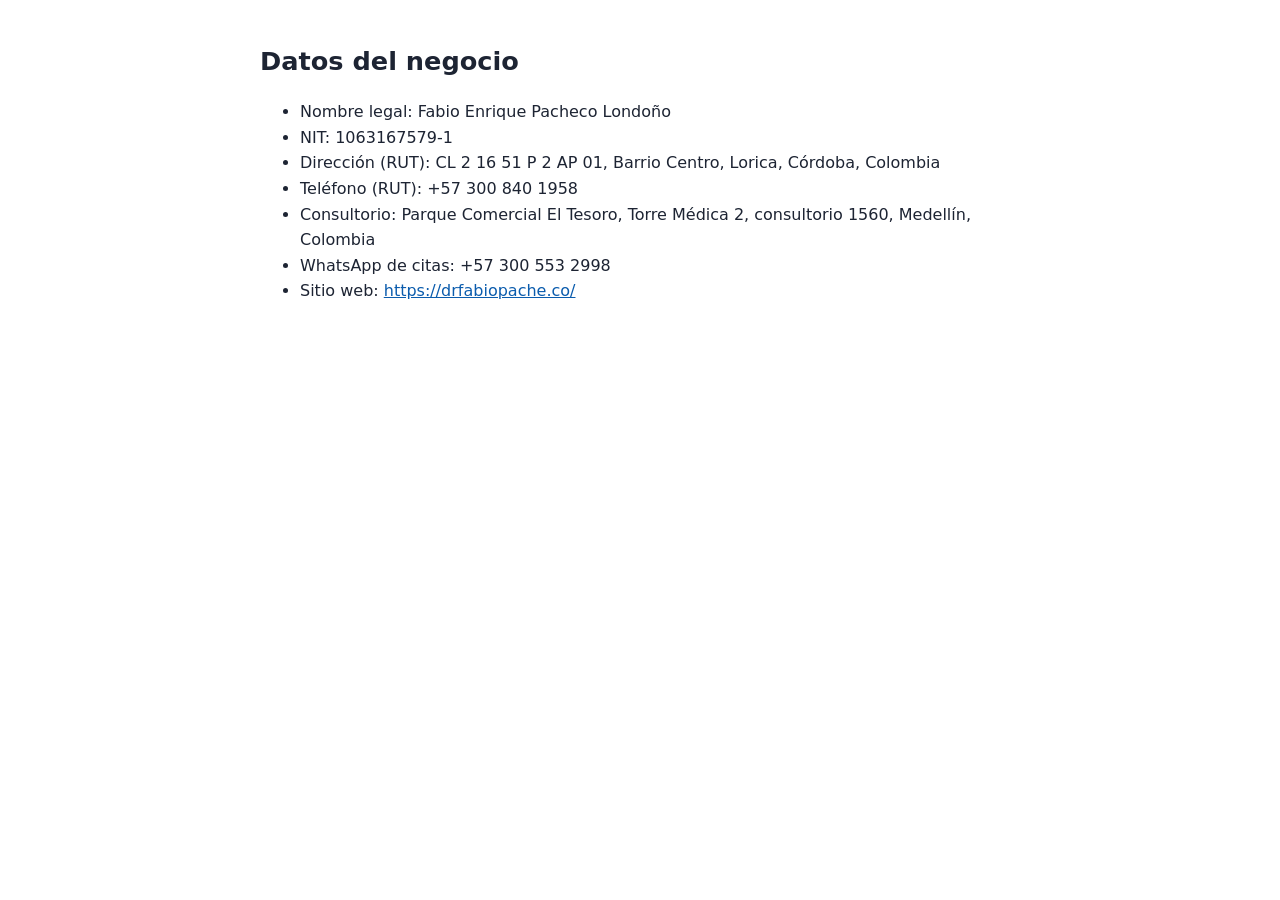
<file: datos-negocio/index.html>
<!doctype html><html lang="es"><head><meta charset="utf-8"><meta name="viewport" content="width=device-width,initial-scale=1">
<meta name="robots" content="noindex,nofollow">
<title>Datos del negocio | Dr. Fabio Pacheco</title><link rel="stylesheet" href="/style.css"></head><body>
<h1>Datos del negocio</h1>
<ul>
<li>Nombre legal: Fabio Enrique Pacheco Londoño</li>
<li>NIT: 1063167579-1</li>
<li>Dirección (RUT): CL 2 16 51 P 2 AP 01, Barrio Centro, Lorica, Córdoba, Colombia</li>
<li>Teléfono (RUT): +57 300 840 1958</li>
<li>Consultorio: Parque Comercial El Tesoro, Torre Médica 2, consultorio 1560, Medellín, Colombia</li>
<li>WhatsApp de citas: +57 300 553 2998</li>
<li>Sitio web: <a href="https://drfabiopache.co/">https://drfabiopache.co/</a></li>
</ul>
</body></html>
</file>
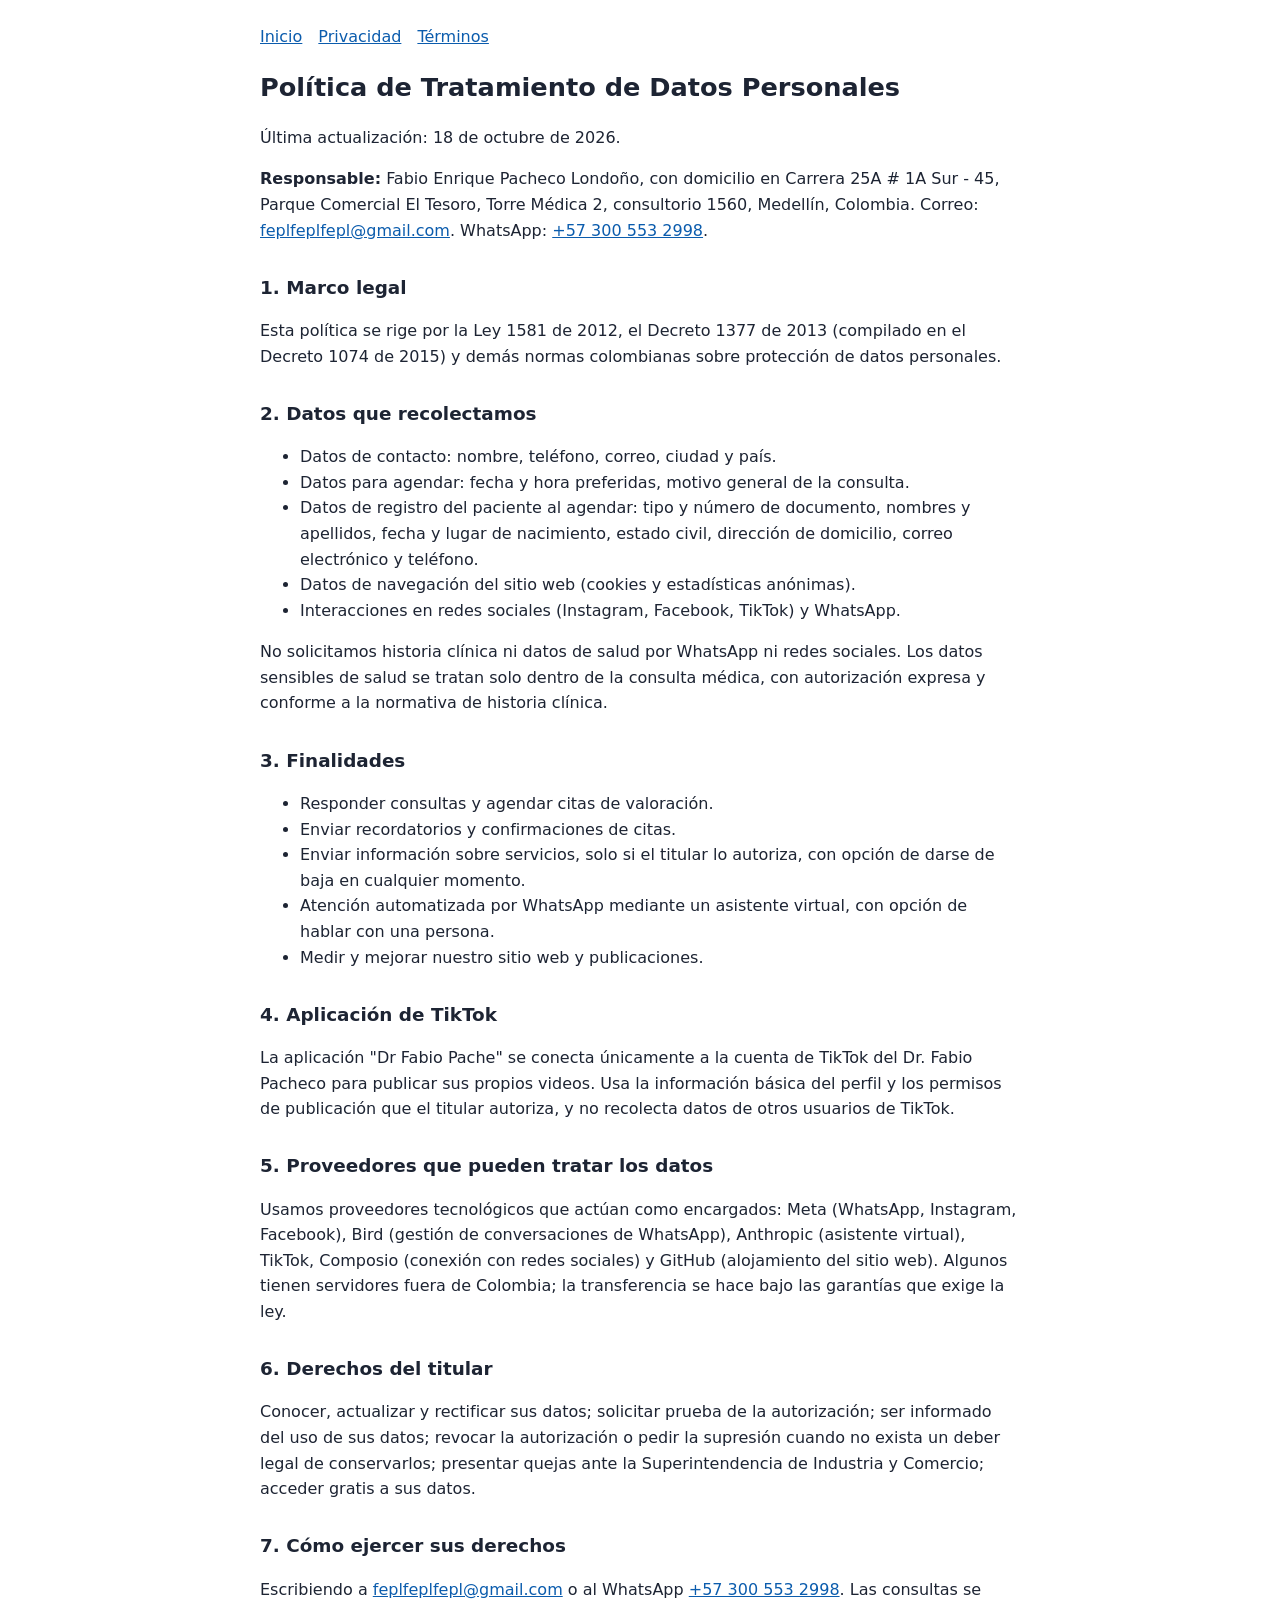
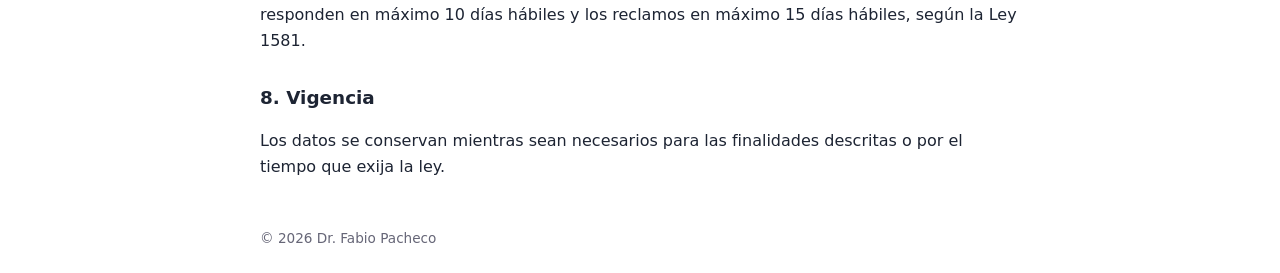
<file: privacidad/index.html>
<!doctype html><html lang="es"><head><meta charset="utf-8"><meta name="viewport" content="width=device-width,initial-scale=1"><title>Política de privacidad | Dr. Fabio Pacheco</title><link rel="stylesheet" href="/style.css"></head><body><nav><a href="/">Inicio</a><a href="/privacidad/">Privacidad</a><a href="/terminos/">Términos</a></nav>
<h1>Política de Tratamiento de Datos Personales</h1>
<p>Última actualización: 18 de octubre de 2026.</p>
<p><strong>Responsable:</strong> Fabio Enrique Pacheco Londoño, con domicilio en Carrera 25A # 1A Sur - 45, Parque Comercial El Tesoro, Torre Médica 2, consultorio 1560, Medellín, Colombia. Correo: <a href="mailto:feplfeplfepl@gmail.com">feplfeplfepl@gmail.com</a>. WhatsApp: <a href="https://wa.me/573005532998">+57 300 553 2998</a>.</p>
<h2>1. Marco legal</h2><p>Esta política se rige por la Ley 1581 de 2012, el Decreto 1377 de 2013 (compilado en el Decreto 1074 de 2015) y demás normas colombianas sobre protección de datos personales.</p>
<h2>2. Datos que recolectamos</h2><ul><li>Datos de contacto: nombre, teléfono, correo, ciudad y país.</li><li>Datos para agendar: fecha y hora preferidas, motivo general de la consulta.</li><li>Datos de registro del paciente al agendar: tipo y número de documento, nombres y apellidos, fecha y lugar de nacimiento, estado civil, dirección de domicilio, correo electrónico y teléfono.</li><li>Datos de navegación del sitio web (cookies y estadísticas anónimas).</li><li>Interacciones en redes sociales (Instagram, Facebook, TikTok) y WhatsApp.</li></ul>
<p>No solicitamos historia clínica ni datos de salud por WhatsApp ni redes sociales. Los datos sensibles de salud se tratan solo dentro de la consulta médica, con autorización expresa y conforme a la normativa de historia clínica.</p>
<h2>3. Finalidades</h2><ul><li>Responder consultas y agendar citas de valoración.</li><li>Enviar recordatorios y confirmaciones de citas.</li><li>Enviar información sobre servicios, solo si el titular lo autoriza, con opción de darse de baja en cualquier momento.</li><li>Atención automatizada por WhatsApp mediante un asistente virtual, con opción de hablar con una persona.</li><li>Medir y mejorar nuestro sitio web y publicaciones.</li></ul>
<h2>4. Aplicación de TikTok</h2><p>La aplicación "Dr Fabio Pache" se conecta únicamente a la cuenta de TikTok del Dr. Fabio Pacheco para publicar sus propios videos. Usa la información básica del perfil y los permisos de publicación que el titular autoriza, y no recolecta datos de otros usuarios de TikTok.</p>
<h2>5. Proveedores que pueden tratar los datos</h2><p>Usamos proveedores tecnológicos que actúan como encargados: Meta (WhatsApp, Instagram, Facebook), Bird (gestión de conversaciones de WhatsApp), Anthropic (asistente virtual), TikTok, Composio (conexión con redes sociales) y GitHub (alojamiento del sitio web). Algunos tienen servidores fuera de Colombia; la transferencia se hace bajo las garantías que exige la ley.</p>
<h2>6. Derechos del titular</h2><p>Conocer, actualizar y rectificar sus datos; solicitar prueba de la autorización; ser informado del uso de sus datos; revocar la autorización o pedir la supresión cuando no exista un deber legal de conservarlos; presentar quejas ante la Superintendencia de Industria y Comercio; acceder gratis a sus datos.</p>
<h2>7. Cómo ejercer sus derechos</h2><p>Escribiendo a <a href="mailto:feplfeplfepl@gmail.com">feplfeplfepl@gmail.com</a> o al WhatsApp <a href="https://wa.me/573005532998">+57 300 553 2998</a>. Las consultas se responden en máximo 10 días hábiles y los reclamos en máximo 15 días hábiles, según la Ley 1581.</p>
<h2>8. Vigencia</h2><p>Los datos se conservan mientras sean necesarios para las finalidades descritas o por el tiempo que exija la ley.</p>
<footer>© 2026 Dr. Fabio Pacheco</footer></body></html>
</file>
<file: style.css>
body{font-family:system-ui,-apple-system,Segoe UI,Roboto,sans-serif;max-width:760px;margin:0 auto;padding:24px 16px;line-height:1.6;color:#1d2433;background:#fff}
h1{font-size:1.6rem}h2{font-size:1.15rem;margin-top:1.6em}a{color:#0b5cad}
nav a{margin-right:16px}footer{margin-top:48px;font-size:.85rem;color:#667}
</file>
